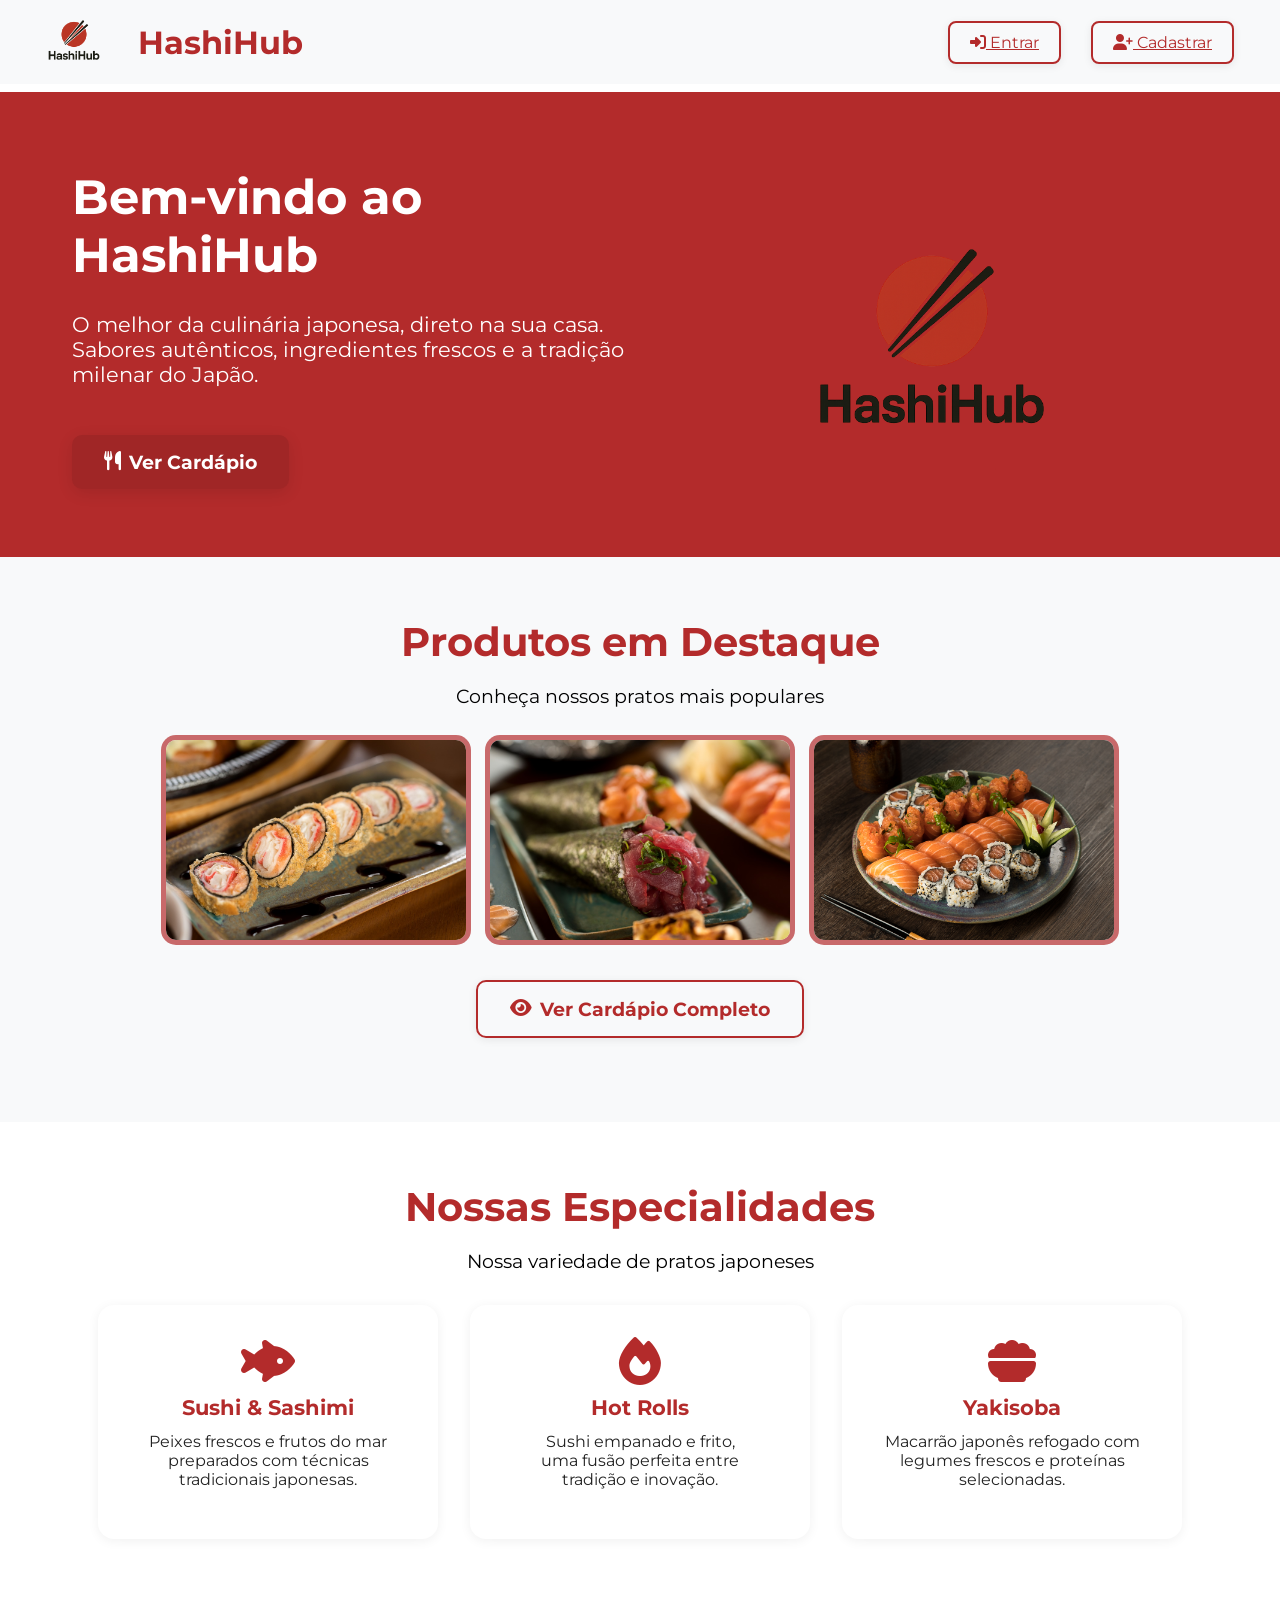
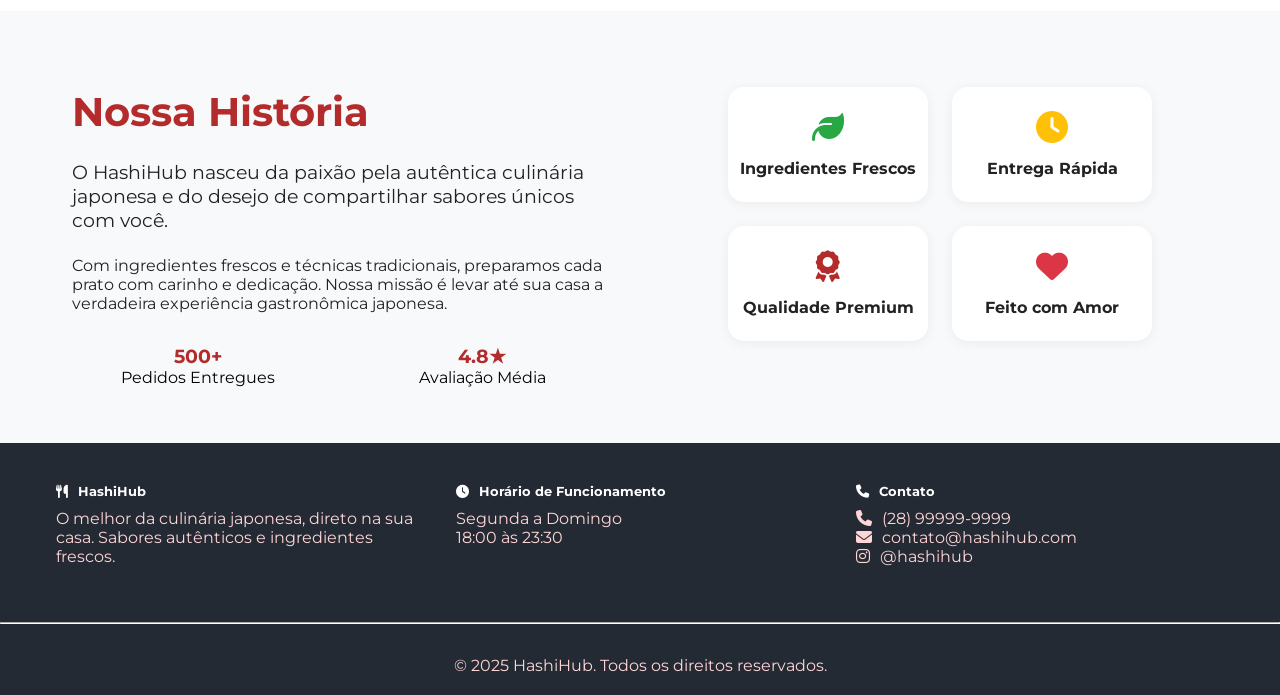
<file: index.html>
<!DOCTYPE html>
<html lang="pt-br">

<head>
    <meta charset="UTF-8">
    <meta name="viewport" content="width=device-width, initial-scale=1.0">
    <title>HashiHub</title>
    <link href="https://fonts.googleapis.com/css?family=Montserrat:700,400&display=swap" rel="stylesheet">
    <link rel="stylesheet" href="https://cdnjs.cloudflare.com/ajax/libs/font-awesome/6.4.2/css/all.min.css">
    <link rel="stylesheet" href="css/style.css">
</head>

<body>
    <header>
        <nav class="navbar">
            <div class="container-navbar">
                <a class="navbar-brand" href="principal.html">
                    <img src="img/logo.png" alt="HashiHub">
                    HashiHub
                </a>
                <ul class="navbar-nav">
                    <li class="nav-item">
                        <a class="nav-link btn-nav" href="entrar.html"><i class="fas fa-sign-in-alt"></i> Entrar</a>
                    </li>
                    <li class="nav-item">
                        <a class="nav-link btn-nav" href="cadastrar.html"><i class="fas fa-user-plus"></i> Cadastrar</a>
                    </li>
                </ul>
            </div>
        </nav>
    </header>

    <main>
        <!-- Hero Section -->
        <section class="hero-section">
            <div class="container-hero">
                <div class="hero-row">
                    <div class="hero-col hero-col-text">
                        <h1 class="hero-title fade-in">Bem-vindo ao HashiHub</h1>
                        <p class="hero-subtitle fade-in">O melhor da culinária japonesa, direto na sua casa. Sabores
                            autênticos, ingredientes frescos e a tradição milenar do Japão.</p>
                        <div class="hero-buttons fade-in">
                            <a href="cardapio.html" class="btn btn-primary">
                                <i class="fas fa-utensils"></i> Ver Cardápio
                            </a>
                            <!-- <a href="#" class="btn btn-outline-light">
                                <i class="fas fa-user-plus"></i> Cadastre-se
                            </a> -->
                        </div>
                    </div>
                    <div class="hero-col hero-col-img">
                        <img src="img/logo.png" alt="HashiHub" class="img-logo">
                    </div>
                </div>
            </div>
        </section>

        <!-- Produtos em Destaque -->
        <section class="produtos-destaque">
            <div class="container">
                <div class="text-center">
                    <h2 class="display-5 fw-bold text-primary">Produtos em Destaque</h2>
                    <p class="lead text-muted">Conheça nossos pratos mais populares</p>
                </div>
                <div id="produtos-destaque" class="produtos-lista">

                    <!-- From Uiverse.io by gharsh11032000 -->
                    <div class="cards-row">
                        <div class="card">
                            <img src="img/hot-roll.jpg" alt="Hot Roll Sushi" width="100%">
                                
                            <div class="card__content">
                                <p class="card__title">Hot Roll</p>
                                <p class="card__description">O nome não nega: o hot roll é uma espécie de sushi empanado e frito após ser enrolado. 
                                    Com diferentes sabores, ele traz um agridoce agradável e conquista os mais diversos paladares.</p>
                            </div>
                        </div>

                        <div class="card">
                            <img src="img/temaki.jpg" alt="Temaki Sushi" width="100%">
                            <div class="card__content">
                                <p class="card__title">Temaki</p>
                                <p class="card__description">O cone de algas com gohan e recheios de peixe, frutas, legumes ou shimeji, 
                                    também está entre os queridinhos dos amantes da culinária japonesa. 
                                     O temaki é uma opção deliciosa e cheia de sabor.</p>
                            </div>
                        </div>

                        <div class="card">
                            <img src="img/sushi.jpg" alt="Sushi" width="100%">
                            <div class="card__content">
                                <p class="card__title">Sushi</p>
                                <p class="card__description">O sushi é provavelmente o prato mais famoso do cardápio japonês. 
                                    Com gohan e uma infinidade de recheios, tradicionais ou veganos, 
                                    ele agrada a todos os gostos e promete uma explosão de sabor na boca.</p>
                            </div>
                        </div>
                    </div>
                    <div class="text-center">
                        <a href="cardapio.html" class="btn btn-outline-primary">
                            <i class="fas fa-eye"></i> Ver Cardápio Completo
                        </a>
                    </div>
                </div>
        </section>

        <!-- Categorias -->
        <section class="especialidades">
            <div class="container">
                <div class="text-center">
                    <h2 class="display-5 fw-bold text-primary">Nossas Especialidades</h2>
                    <p class="lead text-muted">Nossa variedade de pratos japoneses</p>
                </div>
                <div class="especialidades-row">
                    <div class="especialidade-card">
                        <i class="fas fa-fish-fins fa-3x text-primary"></i>
                        <h5 class="card-title">Sushi &amp; Sashimi</h5>
                        <p class="card-text">Peixes frescos e frutos do mar preparados com técnicas tradicionais
                            japonesas.</p>
                    </div>
                    <div class="especialidade-card">
                        <i class="fas fa-fire fa-3x text-primary"></i>
                        <h5 class="card-title">Hot Rolls</h5>
                        <p class="card-text">Sushi empanado e frito, <br>uma fusão perfeita entre <br> tradição e
                            inovação.</p>
                    </div>
                    <div class="especialidade-card">
                        <i class="fas fa-bowl-food fa-3x text-primary"></i>
                        <h5 class="card-title">Yakisoba</h5>
                        <p class="card-text">Macarrão japonês refogado com legumes frescos e proteínas selecionadas.</p>
                    </div>
                </div>
            </div>
        </section>

        <!-- Sobre Nós -->
        <section class="sobre-nos">
            <div class="container sobre-row">
                <div class="sobre-col sobre-col-text">
                    <h2 class="display-5 fw-bold text-primary mb-4">Nossa História</h2>
                    <p class="lead">O HashiHub nasceu da paixão pela autêntica culinária japonesa e do desejo de
                        compartilhar sabores únicos com você.</p>
                    <p>Com ingredientes frescos e técnicas tradicionais, preparamos cada prato com carinho e dedicação.
                        Nossa missão é levar até sua casa a verdadeira experiência gastronômica japonesa.</p>
                    <div class="sobre-info-row">
                        <div class="sobre-info">
                            <h3 class="text-primary fw-bold">500+</h3>
                            <p class="text-muted">Pedidos Entregues</p>
                        </div>
                        <div class="sobre-info">
                            <h3 class="text-primary fw-bold">4.8★</h3>
                            <p class="text-muted">Avaliação Média</p>
                        </div>
                    </div>
                </div>
                <div class="sobre-col sobre-col-cards">
                    <div class="sobre-cards-row">
                        <div class="sobre-card">
                            <i class="fas fa-leaf fa-2x text-success"></i>
                            <h6>Ingredientes Frescos</h6>
                        </div>
                        <div class="sobre-card">
                            <i class="fas fa-clock fa-2x text-warning"></i>
                            <h6>Entrega Rápida</h6>
                        </div>
                        <div class="sobre-card">
                            <i class="fas fa-award fa-2x text-primary"></i>
                            <h6>Qualidade Premium</h6>
                        </div>
                        <div class="sobre-card">
                            <i class="fas fa-heart fa-2x text-danger"></i>
                            <h6>Feito com Amor</h6>
                        </div>
                    </div>
                </div>
            </div>
        </section>
    </main>

    <footer class="footer">
        <div class="container footer-row">
            <div class="footer-col">
                <h5><i class="fas fa-utensils"></i> HashiHub</h5>
                <p>O melhor da culinária japonesa, direto na sua casa. Sabores autênticos e ingredientes frescos.</p>
            </div>
            <div class="footer-col">
                <h5><i class="fas fa-clock"></i> Horário de Funcionamento</h5>
                <p>Segunda a Domingo<br>18:00 às 23:30</p>
            </div>
            <div class="footer-col">
                <h5><i class="fas fa-phone"></i> Contato</h5>
                <p>
                    <i class="fas fa-phone"></i> (28) 99999-9999<br>
                    <i class="fas fa-envelope"></i> contato@hashihub.com<br>
                    <i class="fab fa-instagram"></i> @hashihub
                </p>
            </div>
        </div>
        <hr>
        <div class="container text-center">
            <p>© 2025 HashiHub. Todos os direitos reservados.</p>
        </div>
    </footer>

    <script>
        document.addEventListener("DOMContentLoaded", function () {
            // Carregar produtos em destaque (AJAX removido, apenas exemplo)
            // Animações
            document.querySelectorAll('.fade-in').forEach(function (el, idx) {
                setTimeout(function () {
                    el.style.opacity = 1;
                }, idx * 200 + 400);
            });
        });
    </script>
</body>

</html>
</file>
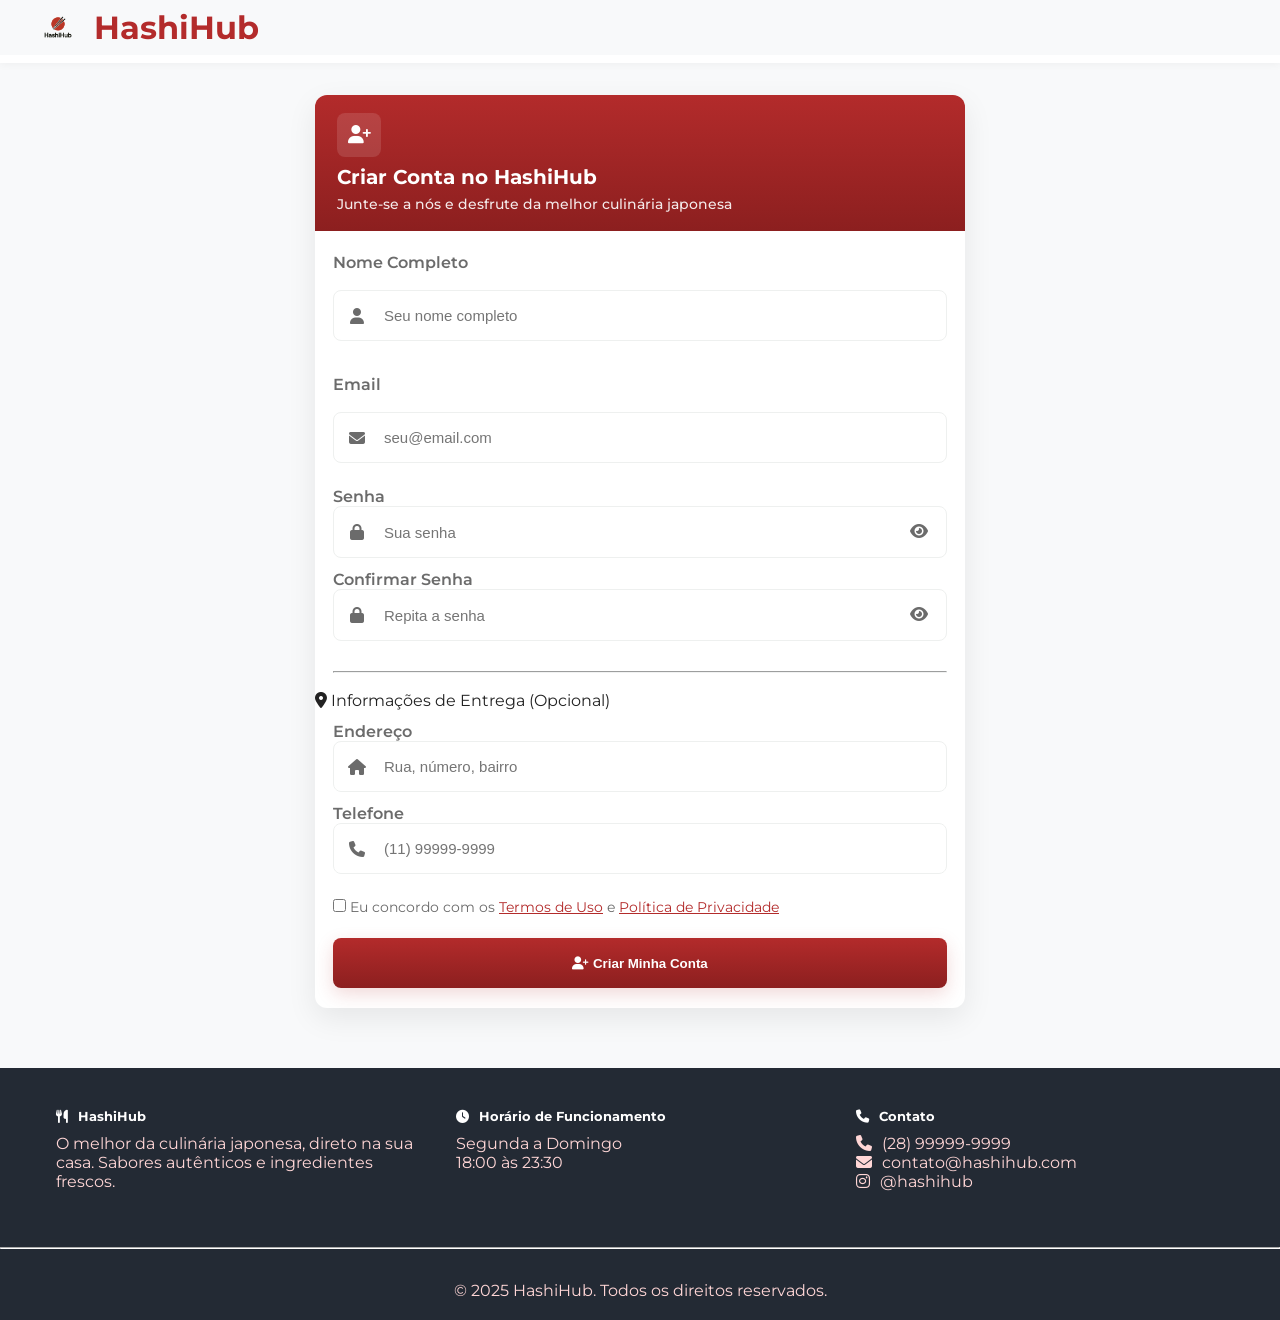
<file: cadastrar.html>
<!DOCTYPE html>
<html lang="pt-br">
<head>
  <meta charset="utf-8" />
  <meta name="viewport" content="width=device-width, initial-scale=1" />
  <title>Cadastrar - HashiHub</title>

  <link href="https://fonts.googleapis.com/css?family=Montserrat:700,600,400&display=swap" rel="stylesheet">
  <link rel="stylesheet" href="https://cdnjs.cloudflare.com/ajax/libs/font-awesome/6.4.2/css/all.min.css">
  <link rel="stylesheet" href="css/style.css">
  <link rel="stylesheet" href="css/cadastro.css">
</head>
<body>

  <!-- Navbar (mesma usada na principal) -->
  <header>
    <nav class="navbar">
      <div class="container-navbar">
        <a class="navbar-brand" href="index.html">
          <img src="img/logo.png" alt="HashiHub" style="height:36px; margin-right:8px;">
          HashiHub
        </a>
      </div>
    </nav>
  </header>

  <main>
    <div class="container-form">
      <form class="form register-form" id="registerForm" autocomplete="off" novalidate>
        <div class="form-header">
          <div class="form-header-icon"><i class="fa fa-user-plus"></i></div>
          <h2>Criar Conta no HashiHub</h2>
          <p class="subtitle">Junte-se a nós e desfrute da melhor culinária japonesa</p>
        </div>

        <label class="label">Nome Completo</label>
        <div class="inputForm">
          <i class="fa fa-user input-icon"></i>
          <input type="text" name="name" class="input" placeholder="Seu nome completo" required>
        </div>

        <label class="label">Email</label>
        <div class="inputForm">
          <i class="fa fa-envelope input-icon"></i>
          <input type="email" name="email" class="input" placeholder="seu@email.com" required>
        </div>

        <div class="row g-3">
          <div class="col-12 col-md-6">
            <label class="label">Senha</label>
            <div class="inputForm">
              <i class="fa fa-lock input-icon"></i>
              <input id="password" type="password" name="password" class="input" placeholder="Sua senha" minlength="6" required>
              <button type="button" class="btn-eye" id="togglePassword"><i class="fa fa-eye"></i></button>
            </div>
          </div>

          <div class="col-12 col-md-6">
            <label class="label">Confirmar Senha</label>
            <div class="inputForm">
              <i class="fa fa-lock input-icon"></i>
              <input id="passwordConfirm" type="password" name="passwordConfirm" class="input" placeholder="Repita a senha" minlength="6" required>
              <button type="button" class="btn-eye" id="togglePasswordConfirm"><i class="fa fa-eye"></i></button>
            </div>
          </div>
        </div>

        <hr class="section-divider">

        <p class="muted"><i class="fa fa-map-marker-alt me-1"></i> Informações de Entrega (Opcional)</p>

        <div class="row g-3">
          <div class="col-12 col-md-8">
            <label class="label">Endereço</label>
            <div class="inputForm">
              <i class="fa fa-home input-icon"></i>
              <input type="text" name="endereco" class="input" placeholder="Rua, número, bairro">
            </div>
          </div>

          <div class="col-12 col-md-4">
            <label class="label">Telefone</label>
            <div class="inputForm">
              <i class="fa fa-phone input-icon"></i>
              <input type="tel" name="telefone" class="input" placeholder="(11) 99999-9999">
            </div>
          </div>
        </div>

        <div class="form-aux mt-2">
          <label class="remember">
            <input type="checkbox" name="terms" required> Eu concordo com os <a href="#" class="link">Termos de Uso</a> e <a href="#" class="link">Política de Privacidade</a>
          </label>
        </div>

        <button type="submit" class="button-submit mt-3"><i class="fa fa-user-plus me-2"></i> Criar Minha Conta</button>
      </form>
    </div>
  </main>

  <!-- Footer (mesmo da principal) -->
  <footer class="footer">
    <div class="container footer-row">
      <div class="footer-col">
        <h5><i class="fas fa-utensils"></i> HashiHub</h5>
        <p>O melhor da culinária japonesa, direto na sua casa. Sabores autênticos e ingredientes frescos.</p>
      </div>
      <div class="footer-col">
        <h5><i class="fas fa-clock"></i> Horário de Funcionamento</h5>
        <p>Segunda a Domingo<br>18:00 às 23:30</p>
      </div>
      <div class="footer-col">
        <h5><i class="fas fa-phone"></i> Contato</h5>
        <p>
          <i class="fas fa-phone"></i> (28) 99999-9999<br>
          <i class="fas fa-envelope"></i> contato@hashihub.com<br>
          <i class="fab fa-instagram"></i> @hashihub
        </p>
      </div>
    </div>
    <hr>
    <div class="container text-center">
      <p>© 2025 HashiHub. Todos os direitos reservados.</p>
    </div>
  </footer>

<script>
  // alternar visibilidade das senhas
  document.getElementById('togglePassword').addEventListener('click', function(){
    const pwd = document.getElementById('password');
    const icon = this.querySelector('i');
    pwd.type = pwd.type === 'password' ? 'text' : 'password';
    icon.classList.toggle('fa-eye-slash');
    icon.classList.toggle('fa-eye');
  });
  document.getElementById('togglePasswordConfirm').addEventListener('click', function(){
    const pwd = document.getElementById('passwordConfirm');
    const icon = this.querySelector('i');
    pwd.type = pwd.type === 'password' ? 'text' : 'password';
    icon.classList.toggle('fa-eye-slash');
    icon.classList.toggle('fa-eye');
  });

  // validação simples e evitar submit real durante testes
  document.getElementById('registerForm').addEventListener('submit', function(e){
    e.preventDefault();
    const pw = document.getElementById('password').value;
    const pc = document.getElementById('passwordConfirm').value;
    if (pw !== pc) { alert('As senhas não coincidem'); return; }
    if (!this.checkValidity()) { this.reportValidity(); return; }
    alert('Cadastro simulado');
  });
</script>

</body>
</html>
</file>
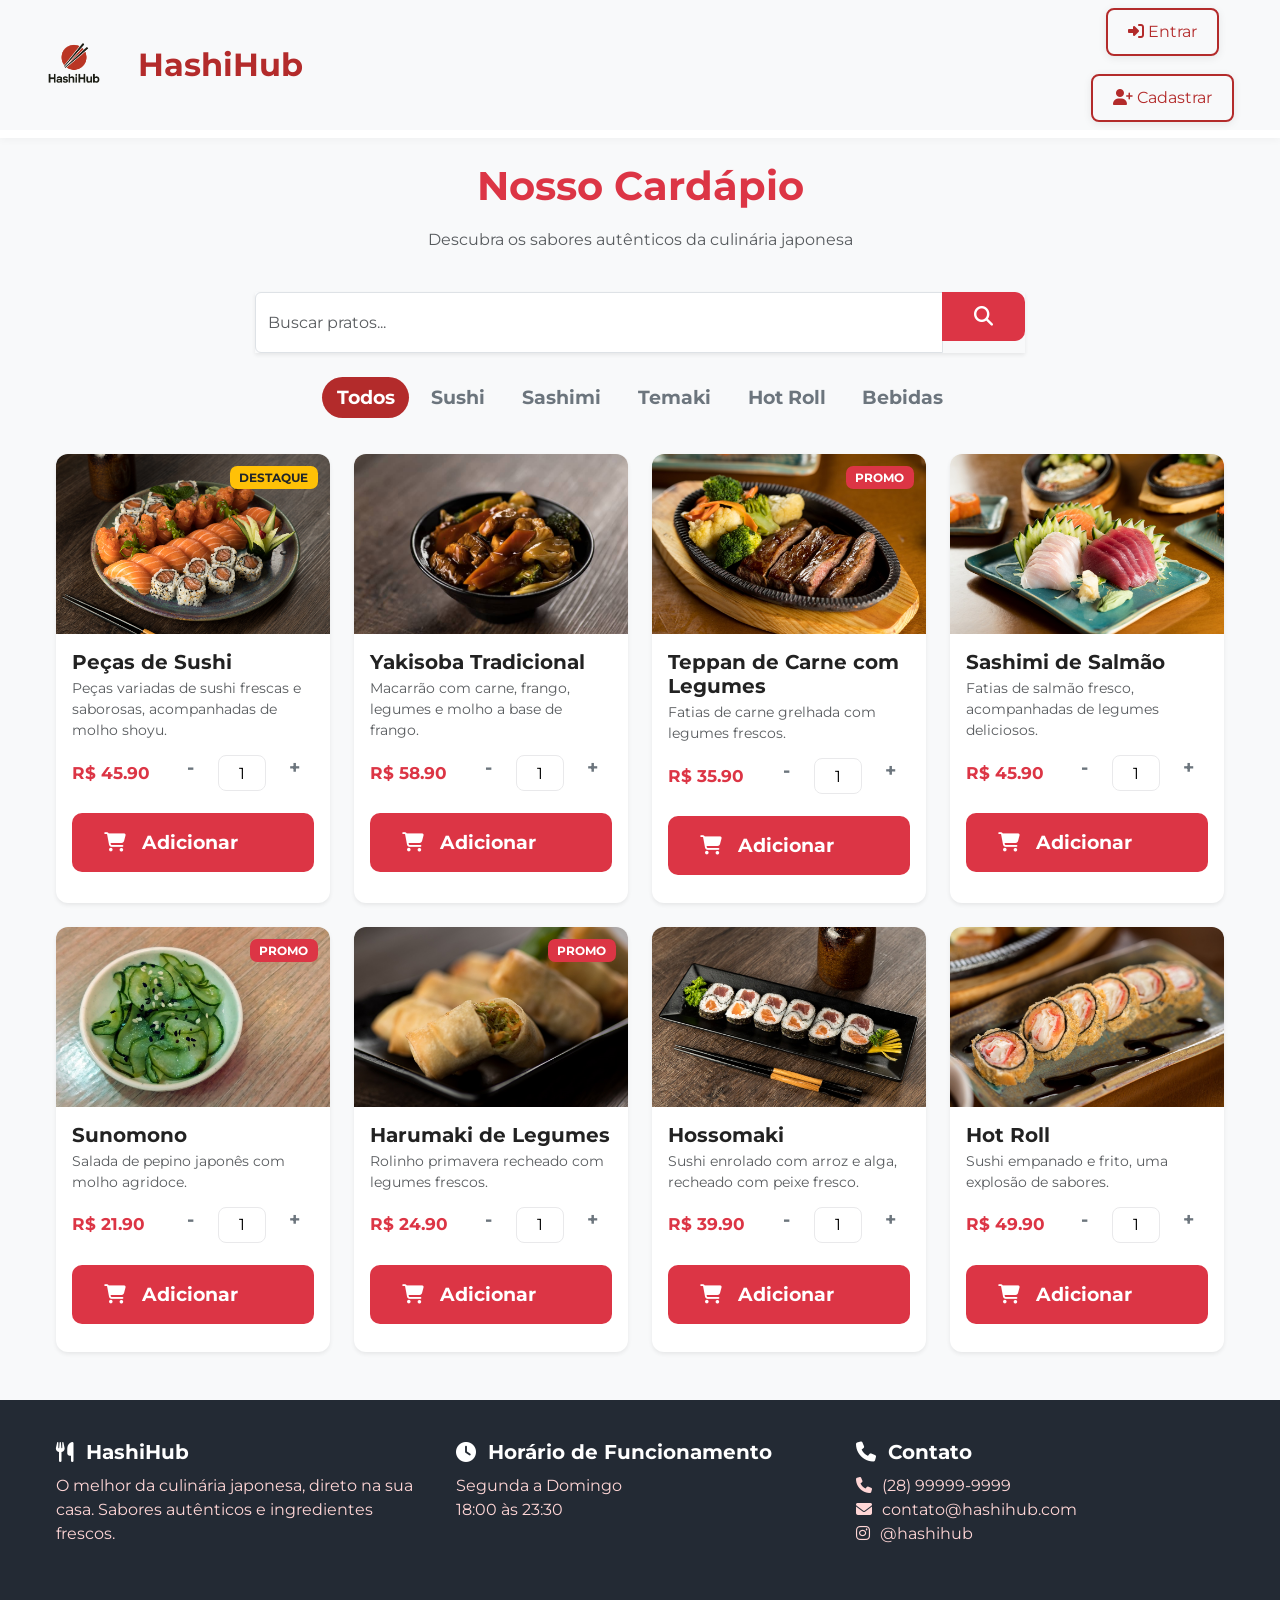
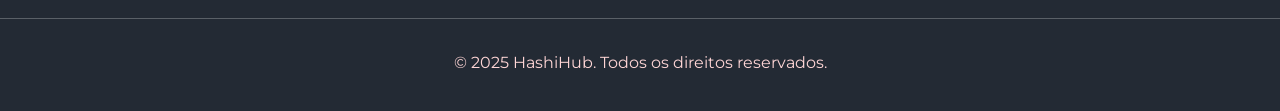
<file: cardapio.html>
<!DOCTYPE html>
<html lang="pt-br">
<head>
  <meta charset="utf-8" />
  <meta name="viewport" content="width=device-width, initial-scale=1" />
  <title>Cardápio - HashiHub</title>

  <!-- Bootstrap -->
  <link href="https://cdn.jsdelivr.net/npm/bootstrap@5.3.3/dist/css/bootstrap.min.css" rel="stylesheet">
  <!-- Font & Icons -->
  <link href="https://fonts.googleapis.com/css?family=Montserrat:700,400&display=swap" rel="stylesheet">
  <link rel="stylesheet" href="https://cdnjs.cloudflare.com/ajax/libs/font-awesome/6.4.2/css/all.min.css">
  <!-- Seu CSS -->
  <link rel="stylesheet" href="css/style.css">
  <link rel="stylesheet" href="css/cardapio.css">

</head>
<body>

    <header>
        <nav class="navbar">
            <div class="container-navbar">
                <a class="navbar-brand" href="index.html">
                    <img src="img/logo.png" alt="HashiHub">
                    HashiHub
                </a>
                <ul class="navbar-nav">
                    <li class="nav-item">
                        <a class="nav-link btn-nav" href="entrar.html"><i class="fas fa-sign-in-alt"></i> Entrar</a>
                    </li>
                    <li class="nav-item">
                        <a class="nav-link btn-nav" href="cadastrar.html"><i class="fas fa-user-plus"></i> Cadastrar</a>
                    </li>
                </ul>
            </div>
        </nav>
    </header>

  <section class="py-4">
    <div class="container text-center">
      <h1 class="text-danger display-5 fw-bold">Nosso Cardápio</h1>
      <p class="text-muted">Descubra os sabores autênticos da culinária japonesa</p>
    </div>
  </section>

  <main class="pb-5">
    <div class="container">

      <!-- busca -->
      <div class="row mb-4">
        <div class="col-12 col-lg-8 mx-auto">
          <div class="input-group shadow-sm">
            <input class="form-control" placeholder="Buscar pratos..." aria-label="Buscar">
            <button class="btn btn-danger"><i class="fa fa-search"></i></button>
          </div>
        </div>
      </div>

      <!-- categorias (pills) -->
      <div class="row mb-4">
        <div class="col-12">
          <div class="d-flex gap-2 justify-content-center flex-wrap">
            <button class="btn btn-outline-secondary active-pill">Todos</button>
            <button class="btn btn-outline-secondary">Sushi</button>
            <button class="btn btn-outline-secondary">Sashimi</button>
            <button class="btn btn-outline-secondary">Temaki</button>
            <button class="btn btn-outline-secondary">Hot Roll</button>
            <button class="btn btn-outline-secondary">Bebidas</button>
          </div>
        </div>
      </div>

      <!-- grid de cards -->
      <div class="row g-4">
        <!-- card 1 -->
        <div class="col-12 col-sm-6 col-md-4 col-lg-3">
          <div class="product-card shadow-sm h-100 d-flex flex-column">
            <div class="img-wrap">
              <img src="img/sushi.jpg" alt="Sushi" class="img-fluid w-100 h-100 object-cover">
              <span class="badge badge-top bg-warning text-dark">DESTAQUE</span>
            </div>
            <div class="card-body p-3 mt-auto">
              <h5 class="fw-bold mb-1">Peças de Sushi</h5>
              <p class="text-muted small mb-2">Peças variadas de sushi frescas e saborosas, acompanhadas de molho shoyu.</p>

              <div class="d-flex align-items-center justify-content-between">
                <div>
                  <div class="price text-danger fw-bold">R$ 45.90</div>
                </div>

                <div class="d-flex align-items-center gap-2">
                  <button class="btn btn-outline-secondary btn-qty">-</button>
                  <input type="text" value="1" class="qty-input text-center">
                  <button class="btn btn-outline-secondary btn-qty">+</button>
                </div>
              </div>

              <button class="btn btn-danger w-100 mt-3"><i class="fa fa-shopping-cart me-2"></i>Adicionar</button>
            </div>
          </div>
        </div>

        <!-- card 2 -->
        <div class="col-12 col-sm-6 col-md-4 col-lg-3">
          <div class="product-card shadow-sm h-100 d-flex flex-column">
            <div class="img-wrap">
              <img src="img/yakisoba.jpg" alt="Yakisoba Tradicional" class="img-fluid w-100 h-100 object-cover">
            </div>
            <div class="card-body p-3 mt-auto">
              <h5 class="fw-bold mb-1">Yakisoba Tradicional</h5>
              <p class="text-muted small mb-2">Macarrão com carne, frango, legumes e molho a base de frango.</p>

              <div class="d-flex align-items-center justify-content-between">
                <div><div class="price text-danger fw-bold">R$ 58.90</div></div>
                <div class="d-flex align-items-center gap-2">
                  <button class="btn btn-outline-secondary btn-qty">-</button>
                  <input type="text" value="1" class="qty-input text-center">
                  <button class="btn btn-outline-secondary btn-qty">+</button>
                </div>
              </div>

              <button class="btn btn-danger w-100 mt-3"><i class="fa fa-shopping-cart me-2"></i>Adicionar</button>
            </div>
          </div>
        </div>

        <!-- card 3 -->
        <div class="col-12 col-sm-6 col-md-4 col-lg-3">
          <div class="product-card shadow-sm h-100 d-flex flex-column">
            <div class="img-wrap">
              <img src="img/teppan-de-carne-com-legumes.jpg" alt="Teppan de Carne com Legumes" class="img-fluid w-100 h-100 object-cover">
              <span class="badge badge-top bg-danger text-white">PROMO</span>
            </div>
            <div class="card-body p-3 mt-auto">
              <h5 class="fw-bold mb-1">Teppan de Carne com Legumes</h5>
              <p class="text-muted small mb-2">Fatias de carne grelhada com legumes frescos.</p>

              <div class="d-flex align-items-center justify-content-between">
                <div><div class="price text-danger fw-bold">R$ 35.90</div></div>
                <div class="d-flex align-items-center gap-2">
                  <button class="btn btn-outline-secondary btn-qty">-</button>
                  <input type="text" value="1" class="qty-input text-center">
                  <button class="btn btn-outline-secondary btn-qty">+</button>
                </div>
              </div>

              <button class="btn btn-danger w-100 mt-3"><i class="fa fa-shopping-cart me-2"></i>Adicionar</button>
            </div>
          </div>
        </div>

         <!-- card 4 -->
        <div class="col-12 col-sm-6 col-md-4 col-lg-3">
          <div class="product-card shadow-sm h-100 d-flex flex-column">
            <div class="img-wrap">
              <img src="img/sashimi.jpg" alt="Sashimi de Salmão" class="img-fluid w-100 h-100 object-cover">
            </div>
            <div class="card-body p-3 mt-auto">
              <h5 class="fw-bold mb-1">Sashimi de Salmão</h5>
              <p class="text-muted small mb-2">Fatias de salmão fresco, acompanhadas de legumes deliciosos.</p>

              <div class="d-flex align-items-center justify-content-between">
                <div><div class="price text-danger fw-bold">R$ 45.90</div></div>
                <div class="d-flex align-items-center gap-2">
                  <button class="btn btn-outline-secondary btn-qty">-</button>
                  <input type="text" value="1" class="qty-input text-center">
                  <button class="btn btn-outline-secondary btn-qty">+</button>
                </div>
              </div>

              <button class="btn btn-danger w-100 mt-3"><i class="fa fa-shopping-cart me-2"></i>Adicionar</button>
            </div>
          </div>
        </div>


         <!-- card 5 -->
        <div class="col-12 col-sm-6 col-md-4 col-lg-3">
          <div class="product-card shadow-sm h-100 d-flex flex-column">
            <div class="img-wrap">
              <img src="img/sunomono.jpg" alt="Sunomono" class="img-fluid w-100 h-100 object-cover">
              <span class="badge badge-top bg-danger text-white">PROMO</span>
            </div>
            <div class="card-body p-3 mt-auto">
              <h5 class="fw-bold mb-1">Sunomono</h5>
              <p class="text-muted small mb-2">Salada de pepino japonês com molho agridoce.</p>

              <div class="d-flex align-items-center justify-content-between">
                <div><div class="price text-danger fw-bold">R$ 21.90</div></div>
                <div class="d-flex align-items-center gap-2">
                  <button class="btn btn-outline-secondary btn-qty">-</button>
                  <input type="text" value="1" class="qty-input text-center">
                  <button class="btn btn-outline-secondary btn-qty">+</button>
                </div>
              </div>

              <button class="btn btn-danger w-100 mt-3"><i class="fa fa-shopping-cart me-2"></i>Adicionar</button>
            </div>
          </div>
        </div>

                 <!-- card 6 -->
        <div class="col-12 col-sm-6 col-md-4 col-lg-3">
          <div class="product-card shadow-sm h-100 d-flex flex-column">
            <div class="img-wrap">
              <img src="img/harumaki-de-legumes.jpg" alt="Harumaki de Legumes" class="img-fluid w-100 h-100 object-cover">
              <span class="badge badge-top bg-danger text-white">PROMO</span>
            </div>
            <div class="card-body p-3 mt-auto">
              <h5 class="fw-bold mb-1">Harumaki de Legumes</h5>
              <p class="text-muted small mb-2">Rolinho primavera recheado com legumes frescos.</p>

              <div class="d-flex align-items-center justify-content-between">
                <div><div class="price text-danger fw-bold">R$ 24.90</div></div>
                <div class="d-flex align-items-center gap-2">
                  <button class="btn btn-outline-secondary btn-qty">-</button>
                  <input type="text" value="1" class="qty-input text-center">
                  <button class="btn btn-outline-secondary btn-qty">+</button>
                </div>
              </div>

              <button class="btn btn-danger w-100 mt-3"><i class="fa fa-shopping-cart me-2"></i>Adicionar</button>
            </div>
          </div>
        </div>

                 <!-- card 7 -->
        <div class="col-12 col-sm-6 col-md-4 col-lg-3">
          <div class="product-card shadow-sm h-100 d-flex flex-column">
            <div class="img-wrap">
              <img src="img/hossomaki.jpg" alt="Hossomaki" class="img-fluid w-100 h-100 object-cover">
            </div>
            <div class="card-body p-3 mt-auto">
              <h5 class="fw-bold mb-1">Hossomaki</h5>
              <p class="text-muted small mb-2">Sushi enrolado com arroz e alga, recheado com peixe fresco.</p>

              <div class="d-flex align-items-center justify-content-between">
                <div><div class="price text-danger fw-bold">R$ 39.90</div></div>
                <div class="d-flex align-items-center gap-2">
                  <button class="btn btn-outline-secondary btn-qty">-</button>
                  <input type="text" value="1" class="qty-input text-center">
                  <button class="btn btn-outline-secondary btn-qty">+</button>
                </div>
              </div>

              <button class="btn btn-danger w-100 mt-3"><i class="fa fa-shopping-cart me-2"></i>Adicionar</button>
            </div>
          </div>
        </div>

                 <!-- card 8 -->
        <div class="col-12 col-sm-6 col-md-4 col-lg-3">
          <div class="product-card shadow-sm h-100 d-flex flex-column">
            <div class="img-wrap">
              <img src="img/hot-roll.jpg" alt="Hot Roll" class="img-fluid w-100 h-100 object-cover">
            </div>
            <div class="card-body p-3 mt-auto">
              <h5 class="fw-bold mb-1">Hot Roll</h5>
              <p class="text-muted small mb-2">Sushi empanado e frito, uma explosão de sabores.</p>

              <div class="d-flex align-items-center justify-content-between">
                <div><div class="price text-danger fw-bold">R$ 49.90</div></div>
                <div class="d-flex align-items-center gap-2">
                  <button class="btn btn-outline-secondary btn-qty">-</button>
                  <input type="text" value="1" class="qty-input text-center">
                  <button class="btn btn-outline-secondary btn-qty">+</button>
                </div>
              </div>

              <button class="btn btn-danger w-100 mt-3"><i class="fa fa-shopping-cart me-2"></i>Adicionar</button>
            </div>
          </div>
        </div>

        <!-- adicione mais cards repetindo a estrutura acima -->
      </div>
    </div>
  </main>

    <footer class="footer">
        <div class="container footer-row">
            <div class="footer-col">
                <h5><i class="fas fa-utensils"></i> HashiHub</h5>
                <p>O melhor da culinária japonesa, direto na sua casa. Sabores autênticos e ingredientes frescos.</p>
            </div>
            <div class="footer-col">
                <h5><i class="fas fa-clock"></i> Horário de Funcionamento</h5>
                <p>Segunda a Domingo<br>18:00 às 23:30</p>
            </div>
            <div class="footer-col">
                <h5><i class="fas fa-phone"></i> Contato</h5>
                <p>
                    <i class="fas fa-phone"></i> (28) 99999-9999<br>
                    <i class="fas fa-envelope"></i> contato@hashihub.com<br>
                    <i class="fab fa-instagram"></i> @hashihub
                </p>
            </div>
        </div>
        <hr>
        <div class="container text-center">
            <p>© 2025 HashiHub. Todos os direitos reservados.</p>
        </div>
    </footer>

    <script>
        document.addEventListener("DOMContentLoaded", function () {
            // Carregar produtos em destaque (AJAX removido, apenas exemplo)
            // Animações
            document.querySelectorAll('.fade-in').forEach(function (el, idx) {
                setTimeout(function () {
                    el.style.opacity = 1;
                }, idx * 200 + 400);
            });
        });
    </script>

  <script src="https://cdn.jsdelivr.net/npm/bootstrap@5.3.3/dist/js/bootstrap.bundle.min.js"></script>
</body>
</html>
</file>
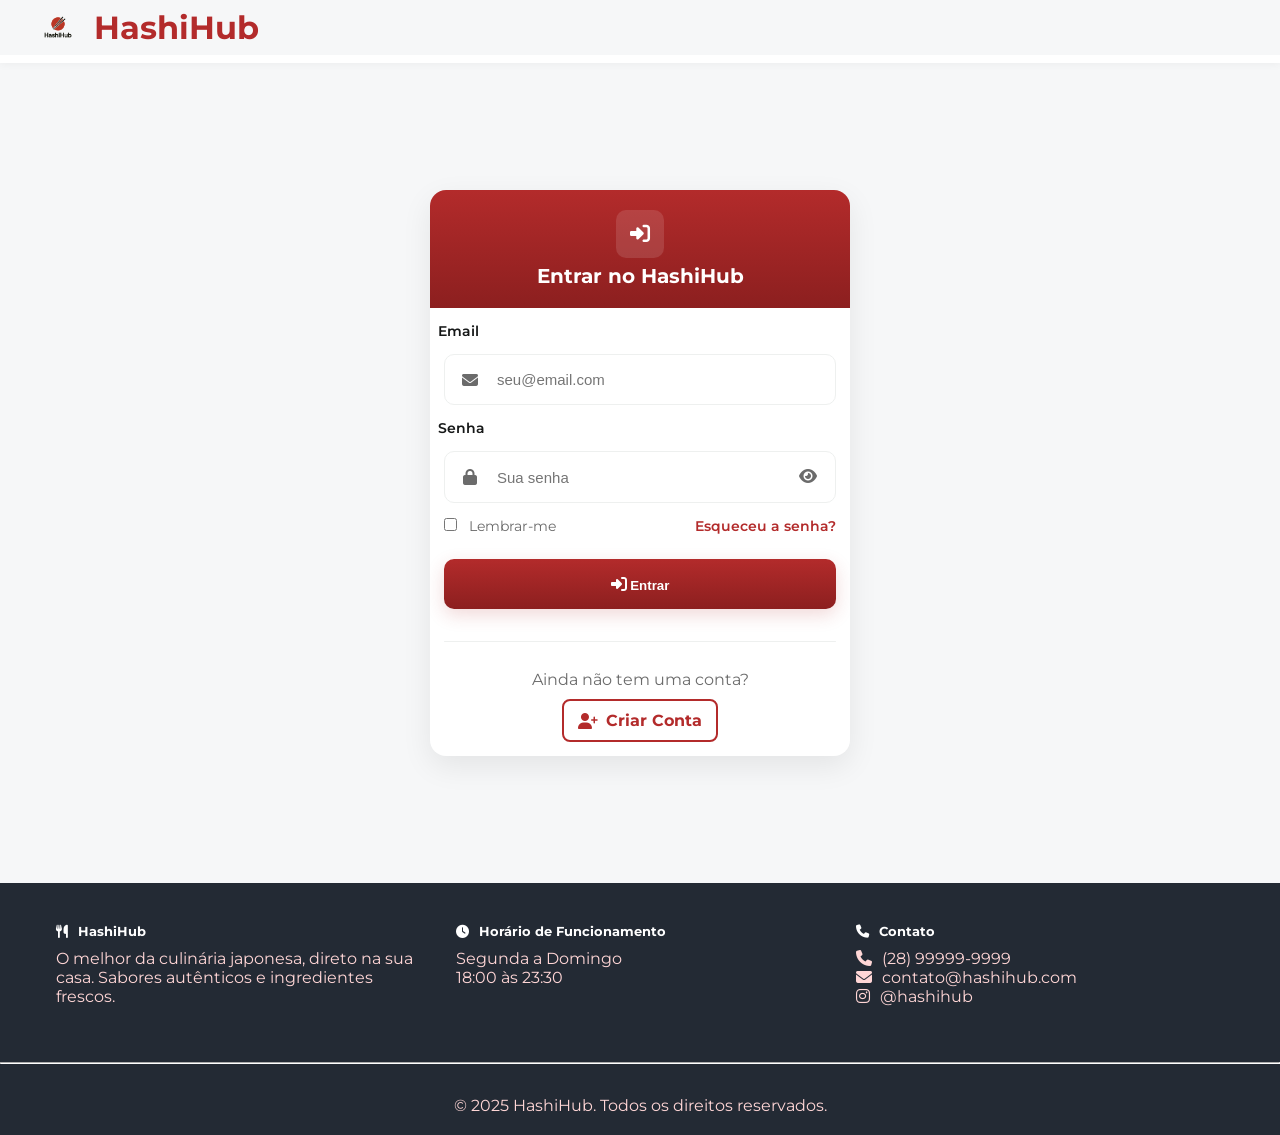
<file: entrar.html>
<!DOCTYPE html>
<html lang="pt-br">
<head>
  <meta charset="utf-8" />
  <meta name="viewport" content="width=device-width, initial-scale=1" />
  <title>Entrar - HashiHub</title>

  <link href="https://fonts.googleapis.com/css?family=Montserrat:700,600,400&display=swap" rel="stylesheet">
  <link rel="stylesheet" href="https://cdnjs.cloudflare.com/ajax/libs/font-awesome/6.4.2/css/all.min.css">
  <link rel="stylesheet" href="css/style.css">
  <link rel="stylesheet" href="css/login.css">
</head>
<body>

  <header>
    <nav class="navbar">
      <div class="container-navbar">
        <a class="navbar-brand" href="index.html">
          <img src="img/logo.png" alt="HashiHub" style="height:36px; margin-right:8px;">
          HashiHub
        </a>
      </div>
    </nav>
  </header>

  <main>
    <div class="container-form">
      <form class="form" id="loginForm" autocomplete="off">
        <div class="form-header">
          <div class="form-header-icon"><i class="fas fa-sign-in-alt"></i></div>
          <h2>Entrar no HashiHub</h2>
        </div>

        <label class="label">Email</label>
        <div class="inputForm">
          <i class="fa fa-envelope input-icon"></i>
          <input type="email" name="email" class="input" placeholder="seu@email.com" required>
        </div>

        <label class="label">Senha</label>
        <div class="inputForm">
          <i class="fa fa-lock input-icon"></i>
          <input id="password" type="password" name="password" class="input" placeholder="Sua senha" required>
          <button type="button" class="btn-eye" id="togglePassword" aria-label="Mostrar senha">
            <i class="fa fa-eye"></i>
          </button>
        </div>

        <div class="flex-row form-aux">
          <label class="remember">
            <input type="checkbox" name="remember"> Lembrar-me
          </label>
          <a href="#" class="forgot">Esqueceu a senha?</a>
        </div>

        <button type="submit" class="button-submit"><i class="fa fa-sign-in-alt me-2"></i> Entrar</button>

        <div class="divider"></div>

        <div class="create-account">
          <p>Ainda não tem uma conta?</p>
          <a href="cadastrar.html" class="btn-outline"> <i class="fa fa-user-plus me-2"></i> Criar Conta</a>
        </div>
      </form>
    </div>
  </main>

  <footer class="footer">
    <div class="container footer-row">
      <div class="footer-col">
        <h5><i class="fas fa-utensils"></i> HashiHub</h5>
        <p>O melhor da culinária japonesa, direto na sua casa. Sabores autênticos e ingredientes frescos.</p>
      </div>
      <div class="footer-col">
        <h5><i class="fas fa-clock"></i> Horário de Funcionamento</h5>
        <p>Segunda a Domingo<br>18:00 às 23:30</p>
      </div>
      <div class="footer-col">
        <h5><i class="fas fa-phone"></i> Contato</h5>
        <p>
          <i class="fas fa-phone"></i> (28) 99999-9999<br>
          <i class="fas fa-envelope"></i> contato@hashihub.com<br>
          <i class="fab fa-instagram"></i> @hashihub
        </p>
      </div>
    </div>
    <hr>
    <div class="container text-center">
      <p>© 2025 HashiHub. Todos os direitos reservados.</p>
    </div>
  </footer>

<script>
  document.getElementById('togglePassword').addEventListener('click', function(){
    const pwd = document.getElementById('password');
    const icon = this.querySelector('i');
    if (pwd.type === 'password') {
      pwd.type = 'text';
      icon.classList.remove('fa-eye');
      icon.classList.add('fa-eye-slash');
    } else {
      pwd.type = 'password';
      icon.classList.remove('fa-eye-slash');
      icon.classList.add('fa-eye');
    }
  });

  // opcional: impedir envio real durante testes
  document.getElementById('loginForm').addEventListener('submit', function(e){
    e.preventDefault();
    // aqui você conecta autenticação real
    alert('Login simulado');
  });
</script>

</body>
</html>
</file>
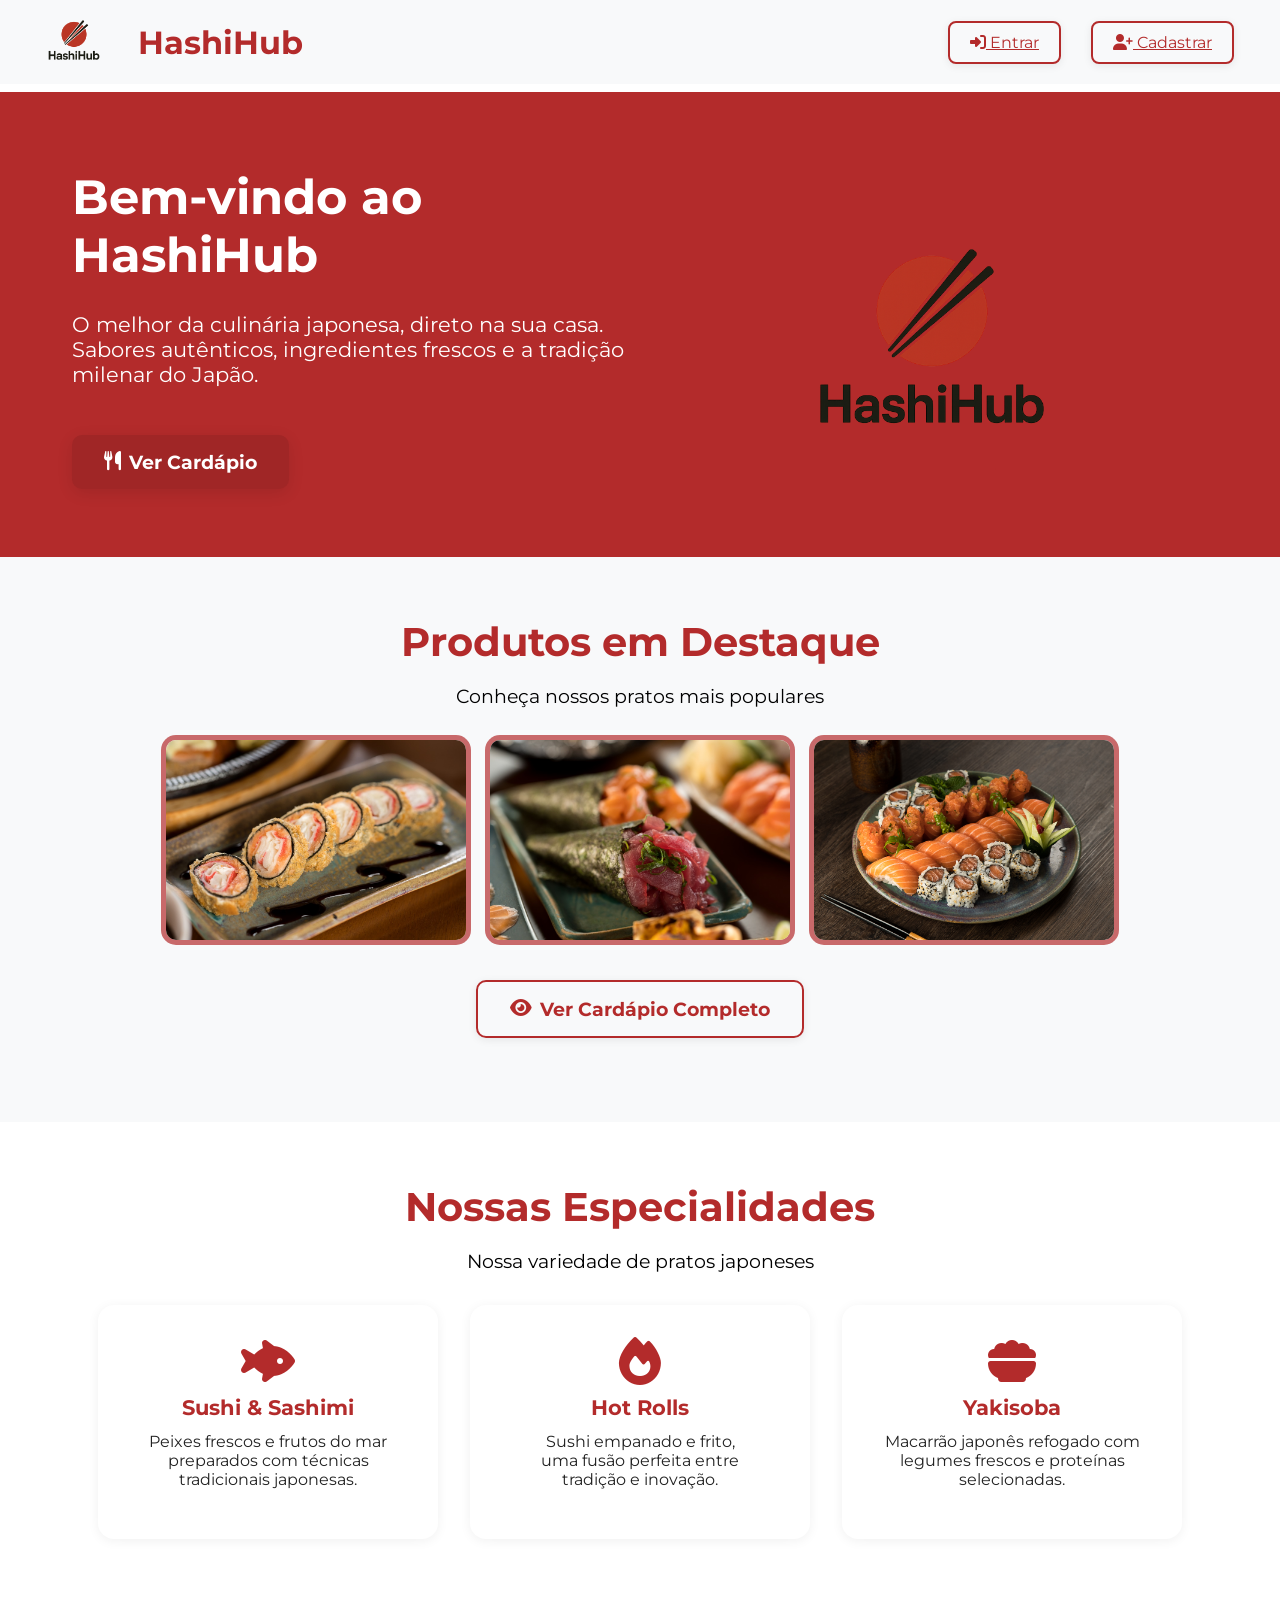
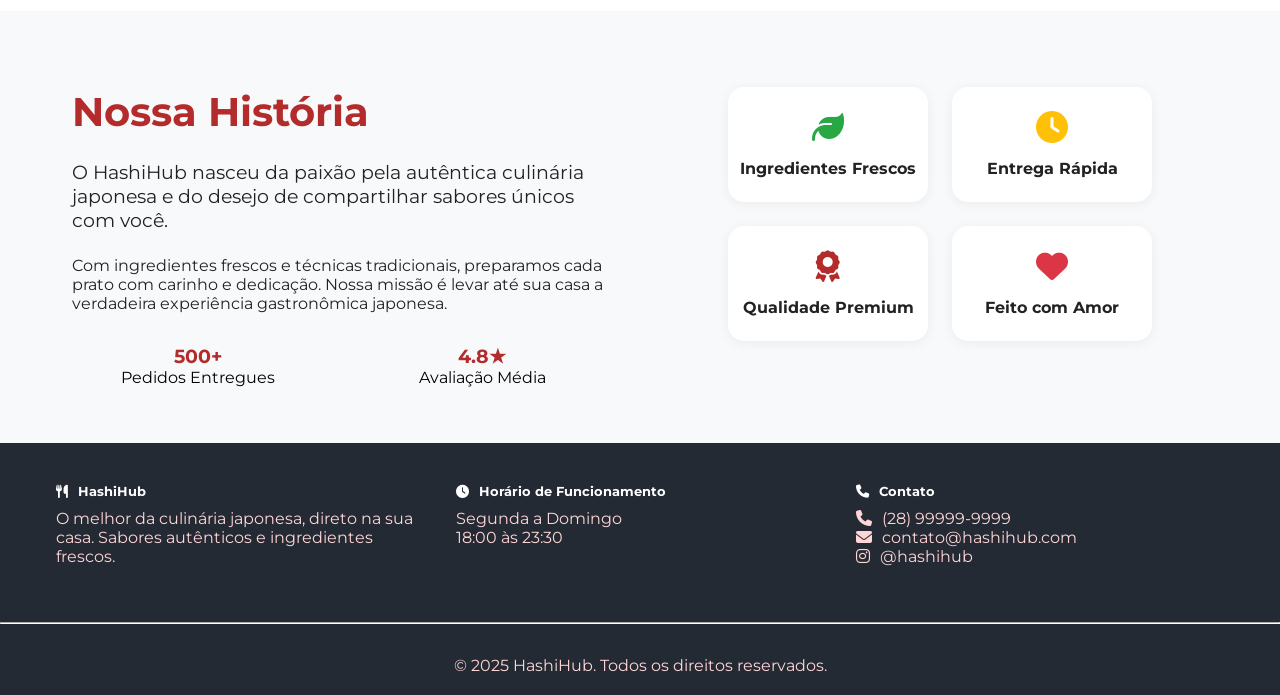
<file: principal.html>
<!DOCTYPE html>
<html lang="pt-br">

<head>
    <meta charset="UTF-8">
    <meta name="viewport" content="width=device-width, initial-scale=1.0">
    <title>HashiHub</title>
    <link href="https://fonts.googleapis.com/css?family=Montserrat:700,400&display=swap" rel="stylesheet">
    <link rel="stylesheet" href="https://cdnjs.cloudflare.com/ajax/libs/font-awesome/6.4.2/css/all.min.css">
    <link rel="stylesheet" href="css/style.css">
</head>

<body>
    <header>
        <nav class="navbar">
            <div class="container-navbar">
                <a class="navbar-brand" href="principal.html">
                    <img src="img/logo.png" alt="HashiHub">
                    HashiHub
                </a>
                <ul class="navbar-nav">
                    <li class="nav-item">
                        <a class="nav-link btn-nav" href="entrar.html"><i class="fas fa-sign-in-alt"></i> Entrar</a>
                    </li>
                    <li class="nav-item">
                        <a class="nav-link btn-nav" href="cadastrar.html"><i class="fas fa-user-plus"></i> Cadastrar</a>
                    </li>
                </ul>
            </div>
        </nav>
    </header>

    <main>
        <!-- Hero Section -->
        <section class="hero-section">
            <div class="container-hero">
                <div class="hero-row">
                    <div class="hero-col hero-col-text">
                        <h1 class="hero-title fade-in">Bem-vindo ao HashiHub</h1>
                        <p class="hero-subtitle fade-in">O melhor da culinária japonesa, direto na sua casa. Sabores
                            autênticos, ingredientes frescos e a tradição milenar do Japão.</p>
                        <div class="hero-buttons fade-in">
                            <a href="cardapio.html" class="btn btn-primary">
                                <i class="fas fa-utensils"></i> Ver Cardápio
                            </a>
                            <!-- <a href="#" class="btn btn-outline-light">
                                <i class="fas fa-user-plus"></i> Cadastre-se
                            </a> -->
                        </div>
                    </div>
                    <div class="hero-col hero-col-img">
                        <img src="img/logo.png" alt="HashiHub" class="img-logo">
                    </div>
                </div>
            </div>
        </section>

        <!-- Produtos em Destaque -->
        <section class="produtos-destaque">
            <div class="container">
                <div class="text-center">
                    <h2 class="display-5 fw-bold text-primary">Produtos em Destaque</h2>
                    <p class="lead text-muted">Conheça nossos pratos mais populares</p>
                </div>
                <div id="produtos-destaque" class="produtos-lista">

                    <!-- From Uiverse.io by gharsh11032000 -->
                    <div class="cards-row">
                        <div class="card">
                            <img src="img/hot-roll.jpg" alt="Hot Roll Sushi" width="100%">
                                
                            <div class="card__content">
                                <p class="card__title">Hot Roll</p>
                                <p class="card__description">O nome não nega: o hot roll é uma espécie de sushi empanado e frito após ser enrolado. 
                                    Com diferentes sabores, ele traz um agridoce agradável e conquista os mais diversos paladares.</p>
                            </div>
                        </div>

                        <div class="card">
                            <img src="img/temaki.jpg" alt="Temaki Sushi" width="100%">
                            <div class="card__content">
                                <p class="card__title">Temaki</p>
                                <p class="card__description">O cone de algas com gohan e recheios de peixe, frutas, legumes ou shimeji, 
                                    também está entre os queridinhos dos amantes da culinária japonesa. 
                                     O temaki é uma opção deliciosa e cheia de sabor.</p>
                            </div>
                        </div>

                        <div class="card">
                            <img src="img/sushi.jpg" alt="Sushi" width="100%">
                            <div class="card__content">
                                <p class="card__title">Sushi</p>
                                <p class="card__description">O sushi é provavelmente o prato mais famoso do cardápio japonês. 
                                    Com gohan e uma infinidade de recheios, tradicionais ou veganos, 
                                    ele agrada a todos os gostos e promete uma explosão de sabor na boca.</p>
                            </div>
                        </div>
                    </div>
                    <div class="text-center">
                        <a href="cardapio.html" class="btn btn-outline-primary">
                            <i class="fas fa-eye"></i> Ver Cardápio Completo
                        </a>
                    </div>
                </div>
        </section>

        <!-- Categorias -->
        <section class="especialidades">
            <div class="container">
                <div class="text-center">
                    <h2 class="display-5 fw-bold text-primary">Nossas Especialidades</h2>
                    <p class="lead text-muted">Nossa variedade de pratos japoneses</p>
                </div>
                <div class="especialidades-row">
                    <div class="especialidade-card">
                        <i class="fas fa-fish-fins fa-3x text-primary"></i>
                        <h5 class="card-title">Sushi &amp; Sashimi</h5>
                        <p class="card-text">Peixes frescos e frutos do mar preparados com técnicas tradicionais
                            japonesas.</p>
                    </div>
                    <div class="especialidade-card">
                        <i class="fas fa-fire fa-3x text-primary"></i>
                        <h5 class="card-title">Hot Rolls</h5>
                        <p class="card-text">Sushi empanado e frito, <br>uma fusão perfeita entre <br> tradição e
                            inovação.</p>
                    </div>
                    <div class="especialidade-card">
                        <i class="fas fa-bowl-food fa-3x text-primary"></i>
                        <h5 class="card-title">Yakisoba</h5>
                        <p class="card-text">Macarrão japonês refogado com legumes frescos e proteínas selecionadas.</p>
                    </div>
                </div>
            </div>
        </section>

        <!-- Sobre Nós -->
        <section class="sobre-nos">
            <div class="container sobre-row">
                <div class="sobre-col sobre-col-text">
                    <h2 class="display-5 fw-bold text-primary mb-4">Nossa História</h2>
                    <p class="lead">O HashiHub nasceu da paixão pela autêntica culinária japonesa e do desejo de
                        compartilhar sabores únicos com você.</p>
                    <p>Com ingredientes frescos e técnicas tradicionais, preparamos cada prato com carinho e dedicação.
                        Nossa missão é levar até sua casa a verdadeira experiência gastronômica japonesa.</p>
                    <div class="sobre-info-row">
                        <div class="sobre-info">
                            <h3 class="text-primary fw-bold">500+</h3>
                            <p class="text-muted">Pedidos Entregues</p>
                        </div>
                        <div class="sobre-info">
                            <h3 class="text-primary fw-bold">4.8★</h3>
                            <p class="text-muted">Avaliação Média</p>
                        </div>
                    </div>
                </div>
                <div class="sobre-col sobre-col-cards">
                    <div class="sobre-cards-row">
                        <div class="sobre-card">
                            <i class="fas fa-leaf fa-2x text-success"></i>
                            <h6>Ingredientes Frescos</h6>
                        </div>
                        <div class="sobre-card">
                            <i class="fas fa-clock fa-2x text-warning"></i>
                            <h6>Entrega Rápida</h6>
                        </div>
                        <div class="sobre-card">
                            <i class="fas fa-award fa-2x text-primary"></i>
                            <h6>Qualidade Premium</h6>
                        </div>
                        <div class="sobre-card">
                            <i class="fas fa-heart fa-2x text-danger"></i>
                            <h6>Feito com Amor</h6>
                        </div>
                    </div>
                </div>
            </div>
        </section>
    </main>

    <footer class="footer">
        <div class="container footer-row">
            <div class="footer-col">
                <h5><i class="fas fa-utensils"></i> HashiHub</h5>
                <p>O melhor da culinária japonesa, direto na sua casa. Sabores autênticos e ingredientes frescos.</p>
            </div>
            <div class="footer-col">
                <h5><i class="fas fa-clock"></i> Horário de Funcionamento</h5>
                <p>Segunda a Domingo<br>18:00 às 23:30</p>
            </div>
            <div class="footer-col">
                <h5><i class="fas fa-phone"></i> Contato</h5>
                <p>
                    <i class="fas fa-phone"></i> (28) 99999-9999<br>
                    <i class="fas fa-envelope"></i> contato@hashihub.com<br>
                    <i class="fab fa-instagram"></i> @hashihub
                </p>
            </div>
        </div>
        <hr>
        <div class="container text-center">
            <p>© 2025 HashiHub. Todos os direitos reservados.</p>
        </div>
    </footer>

    <script>
        document.addEventListener("DOMContentLoaded", function () {
            // Carregar produtos em destaque (AJAX removido, apenas exemplo)
            // Animações
            document.querySelectorAll('.fade-in').forEach(function (el, idx) {
                setTimeout(function () {
                    el.style.opacity = 1;
                }, idx * 200 + 400);
            });
        });
    </script>
</body>

</html>
</file>
<file: css/style.css>
/* Reset e fonte */
* {
    margin: 0;
    padding: 0;
    box-sizing: border-box;
}
body {
    font-family: 'Montserrat', Arial, sans-serif;
    background: #f8f9fa;
    color: #222;
}

/* Header/Nav */
header {
    /* background: #b32b2b; */
    border-bottom: 8px solid #fff;
    box-shadow: 0 2px 8px rgba(0,0,0,0.04);
}
.navbar {
    display: flex;
    justify-content: center;
    align-items: center;
    padding: 0.5rem 0;
    background: transparent;
}
.container-navbar {
    width: 100%;
    max-width: 1200px;
    display: flex;
    align-items: center;
    justify-content: space-between;
}
.navbar-brand {
    font-size: 2rem;
    font-weight: bold;
    color: #b32b2b;
    display: flex;
    align-items: center;
    gap: 10px;
    text-decoration: none;
}
.navbar-brand img {
    height: 68px;
    margin-right: 20px;
}
.navbar-nav {
    display: flex;
    align-items: center;
    list-style: none;
    gap: 18px;
}
.navbar-nav-right {
    margin-left: 24px;
}
.nav-item {
    margin: 0 6px;
}
.nav-item .nav-link {
    background: transparent;
    border: 2px solid #b32b2b;
    color: #b32b2b;
    box-shadow: 0 2px 8px rgba(0,0,0,0.08);
}
.nav-item .nav-link:hover {
    background: #b32b2b;
    color: #fff;
}

/* Hero Section */
.hero-section {
    background: #b32b2b;
    color: #fff;
    padding: 60px 0 40px 0;
}
.container-hero {
    max-width: 1200px;
    margin: 0 auto;
    padding: 0 16px;
}
.hero-row {
    display: flex;
    flex-wrap: wrap;
    align-items: center;
    justify-content: space-between;
}
.hero-col {
    flex: 1 1 400px;
    min-width: 300px;
    padding: 16px;
}
.hero-col-text {
    display: flex;
    flex-direction: column;
    justify-content: center;
}
.hero-title {
    font-size: 3rem;
    font-weight: bold;
    margin-bottom: 28px;
    opacity: 0;
    transition: opacity 0.8s;
}
.hero-subtitle {
    font-size: 1.3rem;
    margin-bottom: 18px;
    opacity: 0;
    transition: opacity 0.8s;
}
.hero-buttons {
    margin-top: 30px;
    display: flex;
    gap: 20px;
    opacity: 0;
    transition: opacity 0.8s;
}
.hero-col-img {
    display: flex;
    justify-content: center;
    align-items: center;
}
.img-logo {
    max-width: 300px;
    width: 100%;
    margin-top: 20px;
}

/* Botões */
.btn {
    display: inline-flex;
    align-items: center;
    gap: 8px;
    font-weight: bold;
    border-radius: 10px;
    padding: 15px 32px;
    font-size: 1.2rem;
    text-decoration: none;
    cursor: pointer;
    transition: background 0.2s, color 0.2s, box-shadow 0.2s;
    margin-bottom: 12px;
    border: none;
}
.btn-nav{
    padding: 10px 20px;
    font-size: 1rem;
    border-radius: 8px;
}
.btn-primary {
    background: #a02626;
    color: #fff;
    box-shadow: 0 4px 16px rgba(0,0,0,0.10);
}
.btn-primary:hover {
    background: #8c1f1f;
    box-shadow: 0 6px 24px rgba(0,0,0,0.14);
}
.btn-outline-light {
    background: transparent;
    border: 2px solid #fff;
    color: #fff;
}
.btn-outline-light:hover {
    background: #fff;
    color: #b32b2b;
}
.btn-outline-primary {
    background: transparent;
    border: 2px solid #b32b2b;
    color: #b32b2b;
    box-shadow: 0 2px 8px rgba(0,0,0,0.08);
}
.btn-outline-primary:hover {
    background: #b32b2b;
    color: #fff;
}
.btn-light {
    background: #fff;
    color: #b32b2b;
    box-shadow: 0 2px 8px rgba(0,0,0,0.08);
}
.btn-light:hover {
    background: #ffd6d6;
    color: #a02626;
}

/* Produtos em Destaque */
.produtos-destaque {
    background: #f8f9fa;
    padding: 60px 0 40px 0;
}

/* From Uiverse.io by gharsh11032000 */ 
.card {
  position: relative;;
  width: 300px;
  height: 200px;
  background-color: #f2f2f2;
  border-radius: 10px;
  display: flex;
  align-items: center;
  justify-content: center;
  overflow: hidden;
  perspective: 1000px;
  box-shadow: 0 0 0 5px #b32b2bb1;
  transition: all 0.6s cubic-bezier(0.175, 0.885, 0.32, 1.275);
}

.cards-row {
  display: flex;
  gap: 24px;
  flex-wrap: wrap;
  justify-content: center;
  margin-bottom: 40px;
}


.card:hover {
  transform: scale(1.05);
  box-shadow: 0 8px 16px #b32b2bb1;  
}

.card__content {
  position: absolute;
  top: 0;
  left: 0;
  width: 100%;
  height: 100%;
  padding: 20px;
  box-sizing: border-box;
  background-color: #f2f2f2;
  transform: rotateX(-90deg);
  transform-origin: bottom;
  transition: all 0.6s cubic-bezier(0.175, 0.885, 0.32, 1.275);
}

.card:hover .card__content {
  transform: rotateX(0deg);
}

.card__title {
  margin: 0;
  font-size: 24px;
  color: #000000;
  font-weight: 700;
}

.card:hover svg {
  scale: 0;
}

.card__description {
  margin: 10px 0 0;
  font-size: 14px;
  color: #000000;
  line-height: 1.4;
}


.container {
    max-width: 1200px;
    margin: 0 auto;
    padding: 0 16px;
}
.text-center {
    text-align: center;
}
.display-5 {
    color: #b32b2b;
    font-size: 2.5rem;
    font-weight: bold;
    margin-bottom: 18px;
}
.text-primary {
    color: #b32b2b;
}
.text-success {
    color: #28a745;
}
.text-warning {
    color: #ffc107;
}
.text-danger {
    color: #dc3545;
}
.text-muted {
    color: #000000;
}
.lead {
    margin-bottom: 24px;
    font-size: 1.2rem;
}
.produtos-lista {
    margin: 32px 0;
}

/* Especialidades */
.especialidades {
    background: #fff;
    padding: 60px 0 40px 0;
}
.especialidades-row {
    display: flex;
    gap: 32px;
    justify-content: center;
    flex-wrap: wrap;
    margin-top: 32px;
}
.especialidade-card {
    background: #fff;
    border-radius: 16px;
    box-shadow: 0 2px 12px rgba(0,0,0,0.06);
    padding: 32px 24px;
    text-align: center;
    flex: 1 1 300px;
    max-width: 340px;
    min-width: 260px;
    transition: transform 0.2s, box-shadow 0.2s;
    margin-bottom: 32px;
}
.especialidade-card:hover {
    transform: translateY(-6px) scale(1.03);
    box-shadow: 0 6px 24px rgba(0,0,0,0.10);
}
.card-title {
    font-size: 1.3rem;
    font-weight: bold;
    color: #b32b2b;
    margin-bottom: 12px;
}
.card-text {
    margin-bottom: 18px;
}
.especialidade-card i {
    margin-bottom: 10px;
}

/* Sobre Nós */
.sobre-nos {
    background: #f8f9fa;
    padding: 60px 0 40px 0;
}
.sobre-row {
    display: flex;
    flex-wrap: wrap;
    gap: 32px;
    align-items: flex-start;
    max-width: 1200px;
    margin: 0 auto;
    padding: 0 16px;
}
.sobre-col {
    flex: 1 1 400px;
    min-width: 300px;
    padding: 16px;
}
.sobre-col-text {
    display: flex;
    flex-direction: column;
    justify-content: center;
}
.sobre-info-row {
    display: flex;
    gap: 32px;
    margin-top: 32px;
}
.sobre-info {
    text-align: center;
    flex: 1;
}
.sobre-col-cards {
    display: flex;
    align-items: center;
    justify-content: center;
}
.sobre-cards-row {
    display: grid;
    grid-template-columns: 1fr 1fr;
    gap: 24px;
}
.sobre-card {
    background: #fff;
    border-radius: 16px;
    box-shadow: 0 2px 12px rgba(0,0,0,0.06);
    padding: 24px 12px;
    text-align: center;
    min-width: 120px;
}
.sobre-card i {
    margin-bottom: 8px;
}
.sobre-card h6 {
    margin-top: 8px;
    font-size: 1rem;
    color: #222;
}


/* Call to Action */
.cta {
    background: #b32b2b;
    color: #fff;
    padding: 60px 0 40px 0;
}
.cta .text-center {
    text-align: center;
}
.display-6 {
    font-size: 2rem;
    font-weight: bold;
    margin-bottom: 18px;
}
.mb-3 {
    margin-bottom: 1rem;
}
.mb-4 {
    margin-bottom: 1.5rem;
}

/* Footer */
.footer {
    background: #232a34;
    color: #fff;
    padding: 40px 0 20px 0;
    font-size: 1rem;
}
.footer-row {
    display: flex;
    flex-wrap: wrap;
    gap: 32px;
    max-width: 1200px;
    margin: 0 auto;
    padding: 0 16px;
}
.footer-col {
    flex: 1 1 300px;
    min-width: 220px;
    margin-bottom: 24px;
}
.footer h5 {
    color: #fff;
    font-weight: bold;
    margin-bottom: 10px;
}
.footer p, .footer a {
    color: #ffd6d6;
    font-size: 1rem;
    text-decoration: none;
}
.footer hr {
    border-color: #fff;
    margin: 32px 0;
}
.footer .fab, .footer .fas {
    margin-right: 6px;
}
.footer .text-center {
    text-align: center;
}

/* Responsividade */
@media (max-width: 900px) {
    .container-navbar,
    .hero-row,
    .especialidades-row,
    .sobre-row,
    .footer-row {
        flex-direction: column;
        align-items: stretch;
        gap: 0;
    }
    .especialidades-row {
        gap: 0;
    }
    .sobre-cards-row {
        grid-template-columns: 1fr;
        gap: 16px;
    }
    .hero-title {
        font-size: 2.2rem;
    }
    .display-5 {
        font-size: 2rem;
    }
    .card-title {
        font-size: 1.1rem;
    }
    .img-logo {
        max-width: 180px;
    }
    .footer-col {
        min-width: 100%;
    }
    .sobre-info-row {
        flex-direction: column;
        gap: 16px;
    }
}
@media (max-width: 600px) {
    .navbar-brand {
        font-size: 1.3rem;
    }
    .hero-title {
        font-size: 1.4rem;
    }
    .img-logo {
        max-width: 120px;
    }
    .footer {
        font-size: 0.9rem;
        padding: 24px 0 10px 0;
    }
    .container,
    .container-navbar,
    .container-hero,
    .footer-row,
    .sobre-row {
        padding: 0 16px;
    }
}
</file>
<file: css/cadastro.css>
:root{
  --red:#b32b2b;
  --muted:#6b6b6b;
  --shadow: 0 10px 30px rgba(0,0,0,0.08);
}

.container-form{
  min-height:calc(100vh - 140px);
  display:flex;
  align-items:flex-start;
  justify-content:center;
  padding:32px 16px 60px;
}

/* cartão */
.register-form{
  width:650px;
  background:#fff;
  border-radius:12px;
  box-shadow:var(--shadow);
  overflow:hidden;
  display:flex;
  flex-direction:column;
  gap:12px;
}

/* header vermelho */
.form-header{
  background: linear-gradient(180deg,var(--red), #8c1f1f);
  color:#fff;
  padding:18px 22px;
  text-align:left;
}
.form-header .form-header-icon{
  display:inline-flex; align-items:center; justify-content:center;
  width:44px; height:44px; border-radius:8px; background:rgba(255,255,255,0.12);
  font-size:18px;
}
.form-header h2{ margin:8px 0 0; font-size:20px; font-weight:700; }
.form-header .subtitle{ margin:6px 0 0; opacity:0.9; font-weight:500; font-size:14px; }

/* labels e inputs */
.label{ margin:10px 18px 6px; font-weight:600; color:var(--muted); }
.inputForm{
  display:flex; align-items:center; gap:8px;
  padding:10px 12px; border-radius:8px; border:1px solid #eef0ef;
  margin:0 18px 12px; background:#fff; position:relative;
}
.input-icon{ color:var(--muted); width:22px; text-align:center; }
.input{ border:0; outline:none; font-size:15px; padding:6px 8px; flex:1; }

/* password eye */
.btn-eye{ border:0; background:transparent; color:var(--muted); font-size:16px; padding:6px; cursor:pointer; }

/* divider */
.section-divider{ margin:6px 18px; border-color:#f1f2f2; }

/* termos */
.form-aux{ margin:0 18px; font-size:14px; color:var(--muted); }

/* botão criar */
.button-submit{
  margin:10px 18px 20px 18px;
  height:50px;
  background:linear-gradient(180deg,var(--red), #8c1f1f);
  color:#fff; border:0; font-weight:700; border-radius:8px; cursor:pointer;
  box-shadow: 0 6px 18px rgba(179,43,43,0.18);
}

/* links */
.link{ color:var(--red); text-decoration:underline; }

/* responsividade */
@media (max-width:720px){
  .register-form{ width:92%; }
  .row .col-md-6{ flex: 0 0 100%; max-width:100%; }
}
</file>
<file: css/cardapio.css>
/* Estilos para o cardápio */
.product-card {
  border-radius: 12px;
  overflow: hidden;
  background: #fff;
  display: flex;
  flex-direction: column;
  transition: transform .18s ease, box-shadow .18s ease;
}
.product-card:hover {
  transform: translateY(-6px);
  box-shadow: 0 12px 30px rgba(0, 0, 0, 0.08);
}

/* imagem */
.img-wrap {
  position: relative;
  height: 180px;
  overflow: hidden;
  background: #f5f5f5;
}
.img-wrap img.object-cover {
  object-fit: cover;
  height: 100%;
}

/* badge no canto superior da imagem */
.badge-top {
  position: absolute;
  top: 12px;
  right: 12px;
  padding: .35rem .6rem;
  border-radius: .45rem;
  font-weight: 700;
  font-size: .75rem;
}

/* corpo do card */
.card-body {
  padding: 1rem;
}

/* preço */
.price {
  font-size: 1.05rem;
}

/* controles de quantidade */
.btn-qty {
  width: 40px;
  height: 36px;
  padding: 0;
  display: inline-flex;
  align-items: center;
  justify-content: center;
  border-radius: 8px;
}
.qty-input {
  width: 48px;
  border: 1px solid #e9e9eb;
  border-radius: 8px;
  height: 36px;
}

/* estilo das "pills" de categoria */
.active-pill {
  background: #b32b2b;
  color: #fff;
  border-color: #b32b2b;
}
.btn-outline-secondary {
  border-radius: 999px;
  padding: .38rem .9rem;
}

/* responsividade fina */
@media (max-width: 576px) {
  .img-wrap { height: 150px; }
  .qty-input { width: 42px; }
  .btn-qty { width: 36px; height: 34px; }
}
</file>
<file: css/login.css>
/* Estilos do cartão de login */
:root{
  --red:#b32b2b;
  --dark:#151717;
  --card-radius:12px;
  --shadow: 0 10px 30px rgba(0,0,0,0.08);
  --muted:#6b6b6b;
}

*{box-sizing:border-box}
body{
  font-family: "Montserrat", system-ui, -apple-system, "Segoe UI", Roboto, "Helvetica Neue", Arial;
  background: #f6f7f8;
  margin:0;
  color:var(--dark);
}

/* centraliza a tela */
.container-form{
  min-height:calc(100vh - 80px);
  display:flex;
  align-items:center;
  justify-content:center;
  padding:32px;
}

/* cartão */
.form{
  width:420px;
  background:#fff;
  border-radius:16px;
  box-shadow:var(--shadow);
  overflow:hidden;
  display:flex;
  flex-direction:column;
  gap:14px;
}

/* cabeçalho vermelho */
.form-header{
  background: linear-gradient(180deg,var(--red), #8c1f1f);
  color:#fff;
  padding:20px 24px;
  text-align:center;
  display:flex;
  flex-direction:column;
  align-items:center;
  gap:6px;
}
.form-header-icon{
  background: rgba(255,255,255,0.12);
  width:48px;height:48px;border-radius:10px;
  display:flex;align-items:center;justify-content:center;
  font-size:20px;
}
.form-header h2{
  margin:0;
  font-size:20px;
  font-weight:700;
}

/* labels */
.label{
  margin:0 8px;
  font-size:14px;
  font-weight:600;
}

/* campo com ícone */
.inputForm{
  display:flex;
  align-items:center;
  gap:8px;
  padding:10px 12px;
  border-radius:10px;
  border:1.5px solid #eef0ef;
  margin:0 14px;
  background:#fff;
  position:relative;
}
.input-icon{
  color:var(--muted);
  width:22px;
  text-align:center;
  margin-left:2px;
}
.input{
  border:0;
  outline:none;
  font-size:15px;
  padding:6px 8px;
  flex:1;
}

/* botão olho dentro do input */
.btn-eye{
  border:0;
  background:transparent;
  color:var(--muted);
  font-size:16px;
  padding:6px;
  cursor:pointer;
  border-radius:8px;
}
.btn-eye:focus{outline:none}

/* linha auxiliar */
.form-aux{
  margin:0 14px;
  font-size:14px;
  color:var(--muted);
  justify-content:space-between;
  align-items:center;
  display:flex;
}
.remember input{margin-right:8px}
.forgot{color:var(--red); text-decoration:none; font-weight:600}

/* botão enviar */
.button-submit{
  margin:10px 14px 18px 14px;
  height:50px;
  background:linear-gradient(180deg,var(--red), #8c1f1f);
  color:#fff;
  border:0;
  font-weight:700;
  border-radius:10px;
  cursor:pointer;
  box-shadow: 0 6px 18px rgba(179,43,43,0.18);
}
.button-submit i{font-size:16px}

/* divisor */
.divider{
  height:1px;
  background:#eef0ef;
  margin:0 14px;
  border-radius:2px;
}

/* criar conta */
.create-account{
  display:flex;
  flex-direction:column;
  align-items:center;
  gap:10px;
  padding:14px;
}
.create-account p{margin:0;color:var(--muted)}
.btn-outline{
  display:inline-flex;
  align-items:center;
  gap:8px;
  padding:10px 14px;
  border-radius:8px;
  border:2px solid var(--red);
  color:var(--red);
  text-decoration:none;
  font-weight:700;
}

/* responsividade */
@media (max-width:480px){
  .form{width:92%}
  .form-header h2{font-size:18px}
  .inputForm{margin:0 12px}
  .button-submit{margin:10px 12px}
}
</file>
